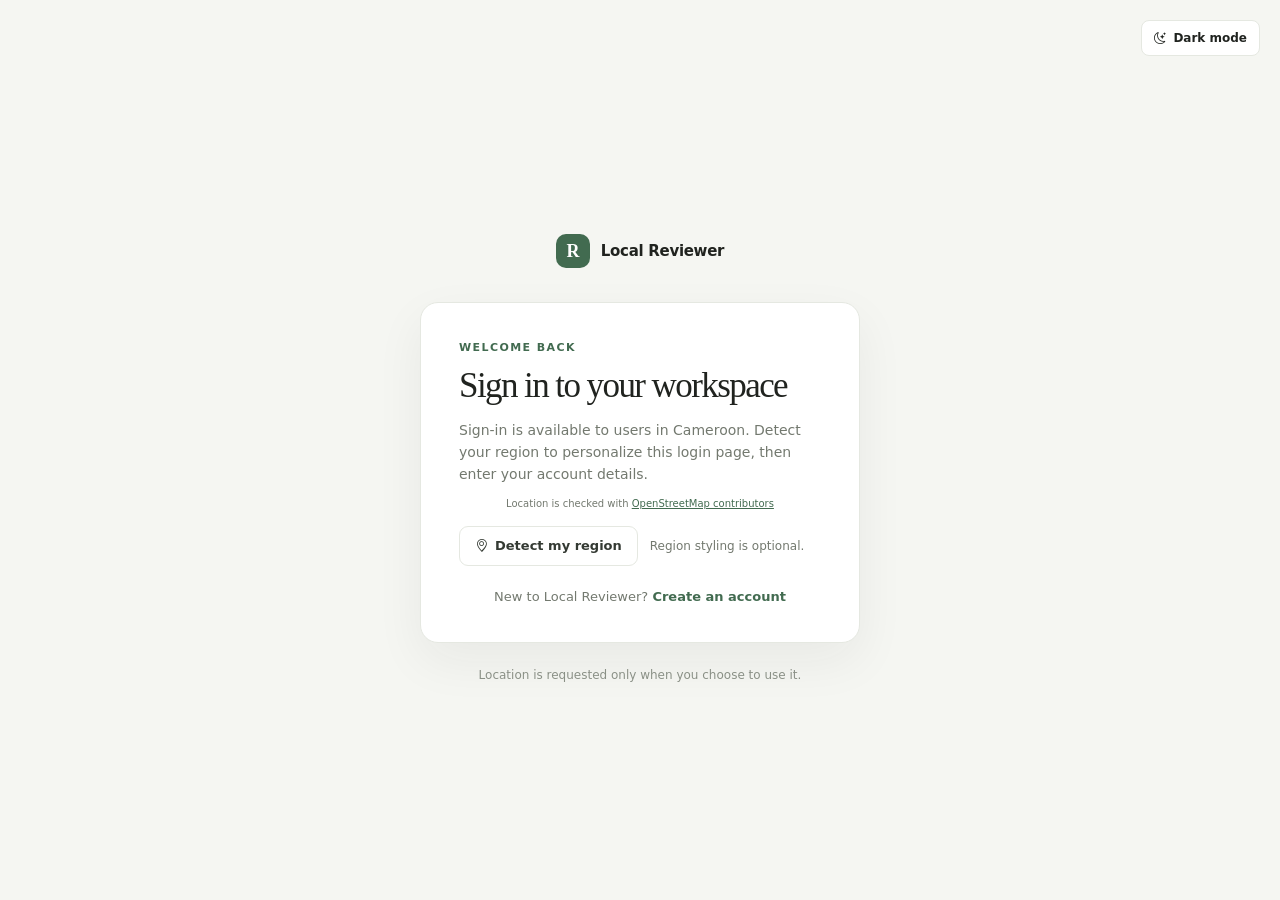
<file: index.html>
<!doctype html>
<html lang="en">
  <head>
    <meta charset="utf-8" />
    <meta name="viewport" content="width=device-width, initial-scale=1" />
    <meta
      name="description"
      content="Sign in to Local Reviewer."
    />
    <title>Sign in · Local Reviewer</title>
    <link rel="preconnect" href="https://cdn.jsdelivr.net" crossorigin />
    <link
      rel="stylesheet"
      href="https://cdn.jsdelivr.net/npm/bootstrap-icons@1.11.3/font/bootstrap-icons.min.css"
    />
    <link rel="stylesheet" href="css/styles.css" />
    <script src="js/preferences.js"></script>
    <script src="js/auth.js" defer></script>
    <script src="js/app.js" defer></script>
  </head>
  <body>
    <main class="login-page">
      <button class="theme-toggle page-theme-toggle" type="button" data-theme-toggle aria-pressed="false">
        <i class="bi bi-moon-stars" aria-hidden="true"></i>
        <span data-theme-label>Dark mode</span>
      </button>
      <a class="brand" href="./index.html" aria-label="Local Reviewer home">
        <span class="brand-mark" aria-hidden="true">R</span>
        <span>Local Reviewer</span>
      </a>

      <section class="login-card" aria-labelledby="login-title">
        <p class="eyebrow" id="region-eyebrow">Welcome back</p>
        <h1 id="login-title">Sign in to your workspace</h1>
        <p class="login-copy">
          Sign-in is available to users in Cameroon. Detect your region to
          personalize this login page, then enter your account details.
        </p>
        <p class="location-attribution auth-location-attribution">
          Location is checked with
          <a href="https://www.openstreetmap.org/copyright" target="_blank" rel="noreferrer">
            OpenStreetMap contributors
          </a>
        </p>

        <div class="region-picker">
          <button class="secondary-button" id="detect-region" type="button">
            <i class="bi bi-geo-alt" aria-hidden="true"></i>
            Detect my region
          </button>
          <span id="region-status" role="status" aria-live="polite">
            Region styling is optional.
          </span>
        </div>

        <div class="manual-region-picker" id="manual-region-picker" hidden>
          <label for="region-preview">Preview a region</label>
          <div class="manual-region-controls">
            <select id="region-preview">
              <option value="">Choose a region</option>
              <option value="adamawa">Adamawa</option>
              <option value="centre">Centre</option>
              <option value="east">East</option>
              <option value="far-north">Far North</option>
              <option value="littoral">Littoral</option>
              <option value="north">North</option>
              <option value="northwest">Northwest</option>
              <option value="west">West</option>
              <option value="south">South</option>
              <option value="southwest">Southwest</option>
            </select>
            <button class="secondary-button" id="preview-region" type="button">
              <i class="bi bi-palette" aria-hidden="true"></i>
              Preview
            </button>
          </div>
          <p class="location-note">
            Preview only. Sign-in still verifies your actual location.
          </p>
        </div>

        <form class="login-form" id="login-form" hidden>
          <label for="email">Email address</label>
          <input
            id="email"
            name="email"
            type="email"
            placeholder="you@example.com"
            autocomplete="email"
            required
          />

          <label for="password">Password</label>
          <div class="password-field">
            <input
              id="password"
              name="password"
              type="password"
              placeholder="Enter your password"
              autocomplete="current-password"
              required
            />
            <button
              class="password-toggle"
              type="button"
              data-password-toggle
              aria-controls="password"
              aria-pressed="false"
            >
              <i class="bi bi-eye" aria-hidden="true"></i>
              <span>Show</span>
            </button>
          </div>

          <div class="form-options">
            <label class="remember-option" for="remember">
              <input id="remember" name="remember" type="checkbox" />
              <span>Remember me</span>
            </label>
          </div>

          <button type="submit">
            <i class="bi bi-box-arrow-in-right" aria-hidden="true"></i>
            Sign in
          </button>
        </form>
        <p
          class="form-message"
          id="form-message"
          role="status"
          aria-live="polite"
        ></p>
        <p class="account-prompt">
          New to Local Reviewer? <a href="register.html">Create an account</a>
        </p>
      </section>

      <p class="page-note">Location is requested only when you choose to use it.</p>
    </main>
  </body>
</html>
</file>
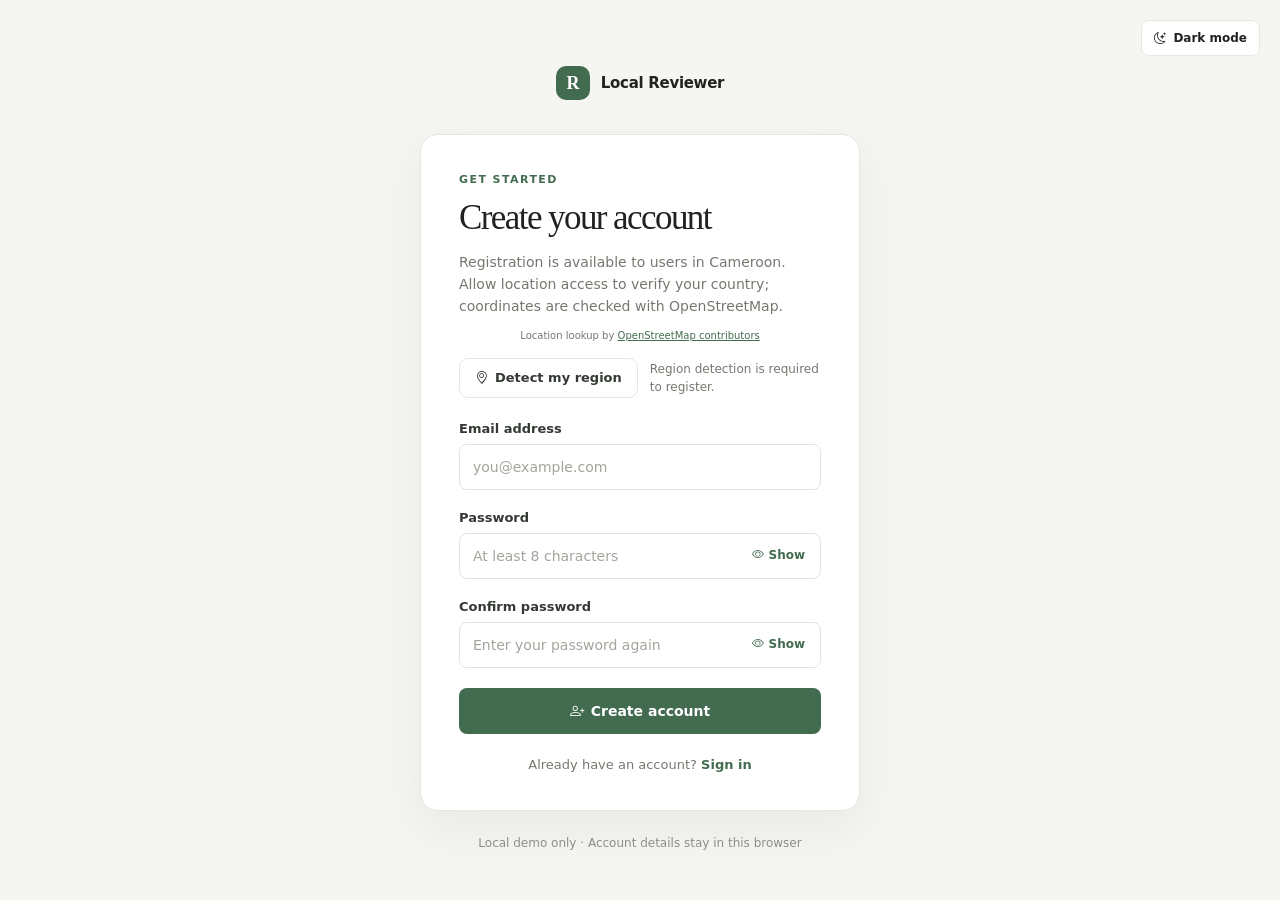
<file: register.html>
<!doctype html>
<html lang="en">
  <head>
    <meta charset="utf-8" />
    <meta name="viewport" content="width=device-width, initial-scale=1" />
    <meta
      name="description"
      content="A Local Reviewer account accessible only to Cameroonians to review and 
      discuss changes that can be implemented on my vibecode and old coded apps."
    />
    <title>Create account · Local Reviewer</title>
    <link rel="preconnect" href="https://cdn.jsdelivr.net" crossorigin />
    <link
      rel="stylesheet"
      href="https://cdn.jsdelivr.net/npm/bootstrap-icons@1.11.3/font/bootstrap-icons.min.css"
    />
    <link rel="stylesheet" href="css/styles.css" />
    <script src="js/preferences.js"></script>
    <script src="js/auth.js" defer></script>
    <script src="js/register.js" defer></script>
  </head>
  <body>
    <main class="login-page">
      <button class="theme-toggle page-theme-toggle" type="button" data-theme-toggle aria-pressed="false">
        <i class="bi bi-moon-stars" aria-hidden="true"></i>
        <span data-theme-label>Dark mode</span>
      </button>
      <a class="brand" href="./index.html" aria-label="Local Reviewer home">
        <span class="brand-mark" aria-hidden="true">R</span>
        <span>Local Reviewer</span>
      </a>

      <section class="login-card" aria-labelledby="register-title">
        <p class="eyebrow">Get started</p>
        <h1 id="register-title">Create your account</h1>
        <p class="login-copy">
          Registration is available to users in Cameroon. Allow location
          access to verify your country; coordinates are checked with
          OpenStreetMap.
        </p>
        <p class="location-attribution auth-location-attribution">
          Location lookup by
          <a href="https://www.openstreetmap.org/copyright" target="_blank" rel="noreferrer">
            OpenStreetMap contributors
          </a>
        </p>
        <div class="region-picker">
          <button class="secondary-button" id="detect-register-region" type="button">
            <i class="bi bi-geo-alt" aria-hidden="true"></i>
            Detect my region
          </button>
          <span id="register-region-status" role="status" aria-live="polite">
            Region detection is required to register.
          </span>
        </div>
        <div class="manual-region-picker" id="manual-register-region-picker" hidden>
          <label for="register-region-preview">Preview a region</label>
          <div class="manual-region-controls">
            <select id="register-region-preview">
              <option value="">Choose a region</option>
              <option value="adamawa">Adamawa</option>
              <option value="centre">Centre</option>
              <option value="east">East</option>
              <option value="far-north">Far North</option>
              <option value="littoral">Littoral</option>
              <option value="north">North</option>
              <option value="northwest">Northwest</option>
              <option value="west">West</option>
              <option value="south">South</option>
              <option value="southwest">Southwest</option>
            </select>
            <button class="secondary-button" id="preview-register-region" type="button">
              <i class="bi bi-palette" aria-hidden="true"></i>
              Preview
            </button>
          </div>
          <p class="location-note">
            Preview only. Registration still verifies your actual location.
          </p>
        </div>

        <form class="login-form" id="register-form">
          <label for="email">Email address</label>
          <input
            id="email"
            name="email"
            type="email"
            placeholder="you@example.com"
            autocomplete="email"
            required
          />

          <label for="password">Password</label>
          <div class="password-field">
            <input
              id="password"
              name="password"
              type="password"
              placeholder="At least 8 characters"
              autocomplete="new-password"
              minlength="8"
              required
            />
            <button
              class="password-toggle"
              type="button"
              data-password-toggle
              aria-controls="password"
              aria-pressed="false"
            >
              <i class="bi bi-eye" aria-hidden="true"></i>
              <span>Show</span>
            </button>
          </div>

          <label for="confirm-password">Confirm password</label>
          <div class="password-field">
            <input
              id="confirm-password"
              name="confirm-password"
              type="password"
              placeholder="Enter your password again"
              autocomplete="new-password"
              minlength="8"
              required
            />
            <button
              class="password-toggle"
              type="button"
              data-password-toggle
              aria-controls="confirm-password"
              aria-pressed="false"
            >
              <i class="bi bi-eye" aria-hidden="true"></i>
              <span>Show</span>
            </button>
          </div>

          <button type="submit">
            <i class="bi bi-person-plus" aria-hidden="true"></i>
            Create account
          </button>
          <p
            class="form-message"
            id="form-message"
            role="status"
            aria-live="polite"
          ></p>
        </form>
        <p class="account-prompt">
          Already have an account? <a href="index.html">Sign in</a>
        </p>
      </section>

      <p class="page-note">
        Local demo only · Account details stay in this browser
      </p>
    </main>
  </body>
</html>
</file>
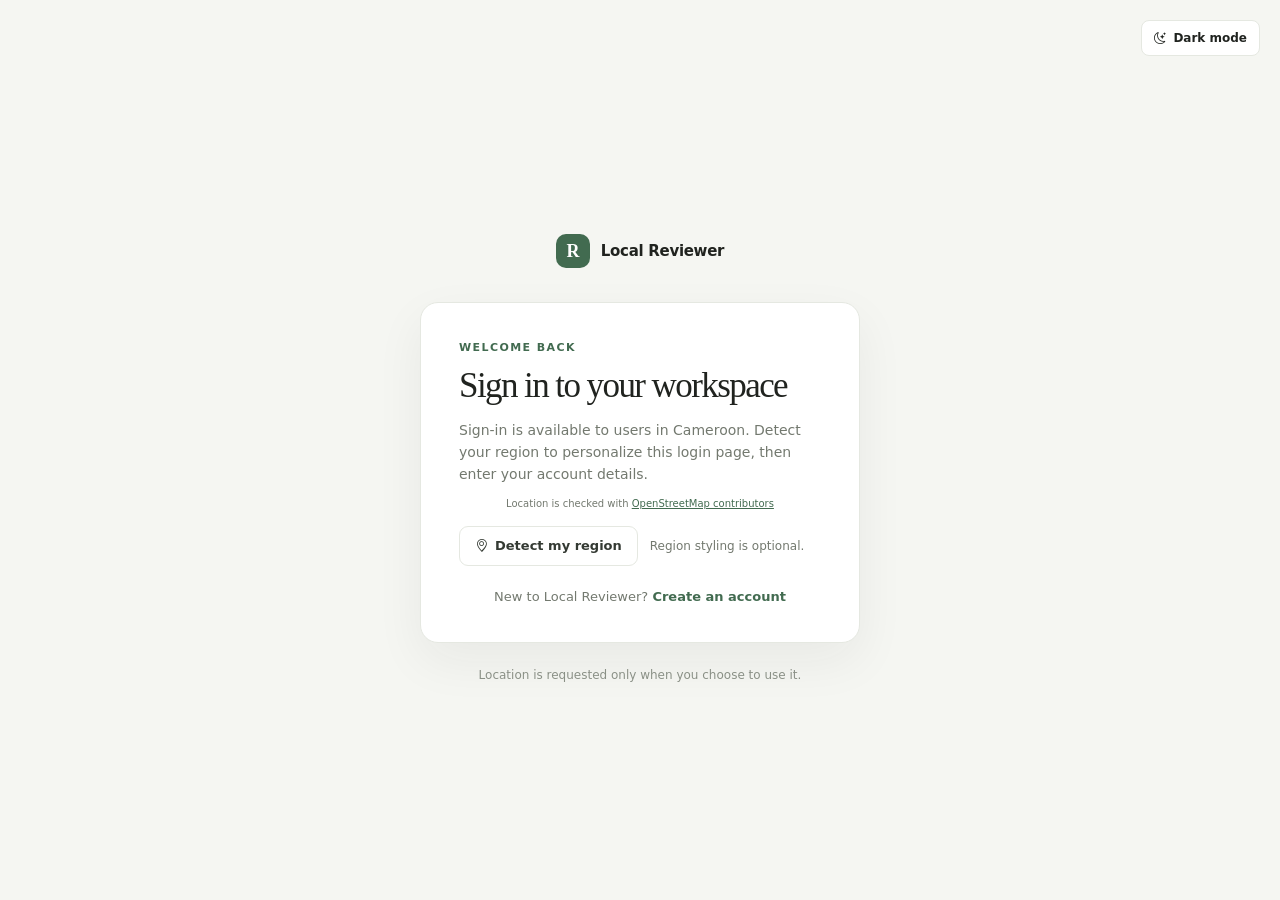
<file: reviewer.html>
<!doctype html>
<html lang="en">
  <head>
    <meta charset="utf-8" />
    <meta name="viewport" content="width=device-width, initial-scale=1" />
    <meta
      name="description"
      content="Your Local Reviewer workspace."
    />
    <title>Reviewer workspace · Local Reviewer</title>
    <link rel="preconnect" href="https://cdn.jsdelivr.net" crossorigin />
    <link
      rel="stylesheet"
      href="https://cdn.jsdelivr.net/npm/bootstrap-icons@1.11.3/font/bootstrap-icons.min.css"
    />
    <link rel="stylesheet" href="css/styles.css" />
    <script src="js/preferences.js"></script>
    <script src="js/auth.js" defer></script>
    <script src="js/reviewer.js" defer></script>
  </head>
  <body>
    <header class="site-header">
      <a class="brand" href="reviewer.html" aria-label="Local Reviewer workspace">
        <span class="brand-mark" aria-hidden="true">R</span>
        <span>Local Reviewer</span>
      </a>
      <div class="account-controls">
        <span class="user-email" id="user-email"></span>
        <button class="theme-toggle" type="button" data-theme-toggle aria-pressed="false">
          <i class="bi bi-moon-stars" aria-hidden="true"></i>
          <span data-theme-label>Dark mode</span>
        </button>
        <button class="sign-out-button" id="sign-out" type="button">
          <i class="bi bi-box-arrow-right" aria-hidden="true"></i>
          Sign out
        </button>
      </div>
    </header>

    <main class="reviewer-workspace">
      <section class="reviewer-intro" aria-labelledby="reviewer-title">
        <p class="eyebrow">Your workspace</p>
        <h1 id="reviewer-title">Ready when you are.</h1>
        <p class="welcome-copy">
          You’re signed in. This is your starting point for local reviews.
        </p>
      </section>

      <div class="reviewer-grid">
        <section class="review-panel" aria-labelledby="review-report-title">
          <div class="panel-header">
            <h2 id="review-report-title">
              <i class="bi bi-chat-square-text" aria-hidden="true"></i>
              Report a problem
            </h2>
          </div>

          <form class="review-form" id="review-form">
            <p class="review-form-intro">
              Tell us what is wrong and what you think should happen instead.
            </p>
            <label for="review-title">Short summary</label>
            <input
              id="review-title"
              name="title"
              type="text"
              maxlength="120"
              placeholder="e.g. The sign-in button does not respond"
              required
            />

            <label for="review-email">Your email</label>
            <input
              id="review-email"
              name="email"
              type="email"
              maxlength="254"
              autocomplete="email"
              required
            />
            <p class="review-form-note">
              Your email address will be included in the report so the team can reply.
            </p>

            <div class="review-form-row">
              <div>
                <label for="review-category">Area</label>
                <select id="review-category" name="category" required>
                  <option value="Bug">Bug</option>
                  <option value="Feature request">Feature request</option>
                  <option value="Design">Design</option>
                  <option value="Content">Content</option>
                  <option value="Accessibility">Accessibility</option>
                  <option value="Other">Other</option>
                </select>
              </div>
              <div>
                <label for="review-priority">Priority</label>
                <select id="review-priority" name="priority" required>
                  <option value="Low">Low</option>
                  <option value="Normal" selected>Normal</option>
                  <option value="High">High</option>
                  <option value="Blocking">Blocking</option>
                </select>
              </div>
            </div>

            <label for="review-problem">What is the problem?</label>
            <textarea
              id="review-problem"
              name="problem"
              rows="4"
              maxlength="1500"
              placeholder="Explain what is happening and who or what is affected."
              required
            ></textarea>

            <label for="review-solution">What should happen instead?</label>
            <textarea
              id="review-solution"
              name="solution"
              rows="3"
              maxlength="1000"
              placeholder="Describe the result or solution you expect."
              required
            ></textarea>

            <label for="review-steps">Steps to reproduce (optional)</label>
            <textarea
              id="review-steps"
              name="steps"
              rows="3"
              maxlength="1000"
              placeholder="1. Open the page…"
            ></textarea>

            <button class="primary-button" id="review-submit" type="submit">
              <i class="bi bi-envelope" aria-hidden="true"></i>
              Prepare email
            </button>
            <p class="review-form-note">
              Your default email app will open with the report addressed to
              songivan54@gmail.com. Press Send there to deliver it.
            </p>
            <p class="review-form-feedback" id="review-form-feedback" role="status" aria-live="polite"></p>
          </form>

        </section>

        <aside class="profile-panel" aria-label="Profile overview">
          <div class="profile-header">
            <div class="avatar" aria-hidden="true">R</div>
            <div>
              <p class="profile-label">Profile</p>
              <h2 id="profile-name">Reviewer</h2>
            </div>
          </div>

          <div class="profile-info">
            <div>
              <span class="meta-label">
                <i class="bi bi-envelope" aria-hidden="true"></i>
                Email
              </span>
              <strong id="profile-email">user@example.com</strong>
            </div>
            <div>
              <span class="meta-label">
                <i class="bi bi-wifi" aria-hidden="true"></i>
                Internet presence
              </span>
              <strong class="connection-status">
                <span class="connection-dot" id="connection-dot" aria-hidden="true"></span>
                <span id="connection-status" role="status" aria-live="polite">Checking…</span>
              </strong>
            </div>
            <div class="location-info">
              <span class="meta-label">
                <i class="bi bi-geo-alt" aria-hidden="true"></i>
                Location
              </span>
              <strong id="profile-location" role="status" aria-live="polite">Not shared</strong>
              <span
                class="location-coordinates"
                id="location-coordinates"
                aria-live="polite"
              ></span>
              <button class="location-button" id="detect-location" type="button">
                <i class="bi bi-geo-alt" aria-hidden="true"></i>
                Detect my location
              </button>
              <span class="location-note">
                Clicking requests your location and sends coordinates to OpenStreetMap
                to find the city and country. This app does not save them.
              </span>
              <span class="location-attribution">
                Location data ©
                <a href="https://www.openstreetmap.org/copyright" target="_blank" rel="noreferrer">
                  <i class="bi bi-box-arrow-up-right" aria-hidden="true"></i>
                  OpenStreetMap contributors
                </a>
              </span>
            </div>
          </div>

          <div class="stat-group">
            <div class="stat-box">
              <span><i class="bi bi-check2-circle" aria-hidden="true"></i> Reviewed</span>
              <strong>18</strong>
            </div>
            <div class="stat-box">
              <span><i class="bi bi-hourglass-split" aria-hidden="true"></i> Pending</span>
              <strong>5</strong>
            </div>
          </div>

          <div class="profile-actions">
            <button type="button" class="secondary-button" id="edit-profile">
              <i class="bi bi-pencil-square" aria-hidden="true"></i>
              Edit profile
            </button>
            <button type="button" class="primary-button" id="view-reports">
              <i class="bi bi-folder2-open" aria-hidden="true"></i>
              View reports
            </button>
          </div>
        </aside>
      </div>
    </main>

    <dialog class="workspace-dialog" id="profile-dialog" aria-labelledby="profile-dialog-title">
      <form class="dialog-form" id="profile-form">
        <div class="dialog-heading">
          <div>
            <p class="eyebrow">Profile settings</p>
            <h2 id="profile-dialog-title">Edit profile</h2>
          </div>
          <button class="dialog-close" type="button" data-close-dialog aria-label="Close">
            <i class="bi bi-x-lg" aria-hidden="true"></i>
          </button>
        </div>
        <label for="display-name">Display name</label>
        <input
          id="display-name"
          name="displayName"
          type="text"
          maxlength="40"
          autocomplete="name"
          required
        />
        <p class="dialog-note">
          Your email is the local account identifier and cannot be changed here.
          This display name is saved only in this browser.
        </p>
        <p class="dialog-feedback" id="profile-feedback" role="status" aria-live="polite"></p>
        <div class="dialog-actions">
          <button class="secondary-button" type="button" data-close-dialog>
            <i class="bi bi-x-circle" aria-hidden="true"></i>
            Cancel
          </button>
          <button class="primary-button" type="submit">
            <i class="bi bi-check2" aria-hidden="true"></i>
            Save profile
          </button>
        </div>
      </form>
    </dialog>

    <dialog class="workspace-dialog reports-dialog" id="reports-dialog" aria-labelledby="reports-dialog-title">
      <section class="dialog-form">
        <div class="dialog-heading">
          <div>
            <p class="eyebrow">Saved in this browser</p>
            <h2 id="reports-dialog-title">Report history</h2>
          </div>
          <button class="dialog-close" type="button" data-close-dialog aria-label="Close">
            <i class="bi bi-x-lg" aria-hidden="true"></i>
          </button>
        </div>
        <p class="dialog-note">
          This list records reports prepared for email. It cannot confirm that you
          pressed Send or that a report was delivered.
        </p>
        <p class="reports-empty" id="reports-empty" hidden>
          No reports have been prepared from this account in this browser yet.
        </p>
        <ol class="report-history" id="report-history"></ol>
        <p class="dialog-feedback" id="reports-feedback" role="status" aria-live="polite"></p>
        <div class="dialog-actions">
          <button class="secondary-button" id="clear-reports" type="button">
            <i class="bi bi-trash3" aria-hidden="true"></i>
            Clear history
          </button>
          <button class="primary-button" type="button" data-close-dialog>
            <i class="bi bi-check2" aria-hidden="true"></i>
            Done
          </button>
        </div>
      </section>
    </dialog>
  </body>
</html>
</file>
<file: css/styles.css>
:root {
  color-scheme: light;
  font-family:
    Inter, ui-sans-serif, system-ui, -apple-system, BlinkMacSystemFont, "Segoe UI",
    sans-serif;
  color: var(--color-text);
  background: var(--color-page);
  font-synthesis: none;
  text-rendering: optimizeLegibility;
  -webkit-font-smoothing: antialiased;
  -moz-osx-font-smoothing: grayscale;

  --color-muted: #73796f;
  --color-accent: #426b50;
  --color-border: #e5e8e1;
  --color-text: #20231f;
  --color-page: #f5f6f2;
  --color-surface: #fff;
  --color-surface-muted: #fafbf9;
  --color-field-border: #dfe3db;
  --color-label: #343a33;
  --color-strong: #1f2520;
  --color-option: #555c53;
  --color-placeholder: #a0a69c;
  --color-soft-background: #f5f6f2;
  --color-button-hover: #35583f;
}

:root[data-theme="dark"] {
  color-scheme: dark;
  --color-text: #e8ebe6;
  --color-page: #171a17;
  --color-surface: #222622;
  --color-surface-muted: #292e29;
  --color-field-border: #414840;
  --color-label: #d6dbd4;
  --color-strong: #edf0eb;
  --color-option: #c1c8bf;
  --color-muted: #abb3a8;
  --color-border: #383f37;
  --color-placeholder: #9aa397;
  --color-soft-background: #2a302a;
  --color-button-hover: #35583f;
}

html,
body {
  background: var(--color-page);
  color: var(--color-text);
}

html[data-theme="dark"] body {
  --color-border: #383f37;
}

* {
  box-sizing: border-box;
}

.bi {
  display: inline-block;
  line-height: 1;
  vertical-align: -0.1em;
}

.panel-header h2 > .bi {
  margin-right: 7px;
}

.location-attribution a .bi {
  margin-right: 3px;
  font-size: 0.9em;
}

.primary-button,
.secondary-button,
.theme-toggle,
.sign-out-button,
.location-button,
.login-form button,
.password-toggle {
  display: inline-flex;
  align-items: center;
  justify-content: center;
  gap: 7px;
}

.password-field > .password-toggle {
  gap: 4px;
}

body {
  min-width: 100%;
  min-height: 100vh;
  margin: 0;
}

body[data-region="adamawa"] {
  --color-accent: #a85f16;
  --color-border: #eddbc6;
}

body[data-region="centre"] {
  --color-accent: #465fa8;
  --color-border: #d7def2;
}

body[data-region="east"] {
  --color-accent: #24786c;
  --color-border: #cde6df;
}

body[data-region="far-north"] {
  --color-accent: #b74632;
  --color-border: #efd5cc;
}

body[data-region="littoral"] {
  --color-accent: #6750a4;
  --color-border: #e0d8f0;
}

body[data-region="north"] {
  --color-accent: #92700d;
  --color-border: #e9e0bd;
}

body[data-region="northwest"] {
  --color-accent: #805095;
  --color-border: #ead9ef;
}

body[data-region="west"] {
  --color-accent: #ae4968;
  --color-border: #f0d7df;
}

body[data-region="south"] {
  --color-accent: #34744c;
  --color-border: #d2e5d7;
}

body[data-region="southwest"] {
  --color-accent: #277493;
  --color-border: #d0e3eb;
}

.login-page {
  display: flex;
  min-height: 100vh;
  flex-direction: column;
  align-items: center;
  justify-content: center;
  padding: 40px 20px 24px;
  animation: fade-in 4000ms cubic-bezier(0.22, 1, 0.36, 1) both;
}

.brand {
  display: inline-flex;
  align-items: center;
  gap: 11px;
  margin-bottom: 34px;
  color: inherit;
  font-size: 15px;
  font-weight: 650;
  letter-spacing: -0.02em;
  text-decoration: none;
}

.brand-mark {
  display: grid;
  width: 34px;
  height: 34px;
  place-items: center;
  border-radius: 10px;
  color: #fff;
  background: var(--color-accent);
  font-family: Georgia, serif;
  font-size: 18px;
}

.theme-toggle {
  min-height: 36px;
  padding: 0 12px;
  border: 1px solid var(--color-border);
  border-radius: 8px;
  color: var(--color-text);
  background: var(--color-surface);
  font: inherit;
  font-size: 12px;
  font-weight: 600;
  cursor: pointer;
}

.theme-toggle:hover {
  background: var(--color-soft-background);
}

.theme-toggle:focus-visible,
.password-toggle:focus-visible {
  outline: 3px solid rgb(66 107 80 / 30%);
  outline-offset: 3px;
}

.page-theme-toggle {
  position: absolute;
  top: 20px;
  right: 20px;
}

.login-card {
  width: min(100%, 440px);
  padding: 38px;
  border: 1px solid var(--color-border);
  border-radius: 18px;
  background: var(--color-surface);
  box-shadow: 0 18px 50px rgb(32 35 31 / 6%);
}

.eyebrow {
  margin: 0 0 12px;
  color: var(--color-accent);
  font-size: 11px;
  font-weight: 700;
  letter-spacing: 0.13em;
  text-transform: uppercase;
}

h1 {
  margin: 0;
  font-family: Georgia, "Times New Roman", serif;
  font-size: clamp(28px, 6vw, 35px);
  font-weight: 400;
  letter-spacing: -0.045em;
  line-height: 1.15;
}

.login-copy {
  margin: 12px 0 30px;
  color: var(--color-muted);
  font-size: 14px;
  line-height: 1.6;
}

.login-form {
  display: flex;
  flex-direction: column;
}

.login-form[hidden] {
  display: none;
}

.login-form:not([hidden]) {
  animation: form-appear 520ms cubic-bezier(0.22, 1, 0.36, 1) both;
  transform-origin: top center;
}

.login-form > label,
.password-label label {
  color: var(--color-label);
  font-size: 13px;
  font-weight: 600;
}

.login-form input[type="email"],
.login-form input[type="password"],
.login-form input[type="text"],
.review-form input,
.review-form select,
.review-form textarea {
  width: 100%;
  min-height: 46px;
  margin: 8px 0 20px;
  padding: 0 13px;
  border: 1px solid var(--color-field-border);
  border-radius: 8px;
  outline: none;
  color: var(--color-text);
  background: var(--color-surface);
  font: inherit;
  font-size: 14px;
  transition:
    border-color 150ms ease,
    box-shadow 150ms ease;
}

.login-form input::placeholder {
  color: var(--color-placeholder);
}

.login-form input[type="email"]:focus,
.login-form input[type="password"]:focus,
.login-form input[type="text"]:focus {
  border-color: var(--color-accent);
  box-shadow: 0 0 0 3px rgb(66 107 80 / 12%);
}

.password-field {
  position: relative;
  display: flex;
  align-items: flex-start;
}

.login-form .password-field input {
  padding-right: 64px;
}

.login-form .password-toggle {
  position: absolute;
  top: 14px;
  right: 9px;
  min-height: 32px;
  padding: 0 7px;
  border: 0;
  color: var(--color-accent);
  background: transparent;
  font-size: 12px;
}

.login-form .password-toggle:hover {
  background: var(--color-soft-background);
}

.password-toggle:focus-visible {
  outline-offset: 0;
}

.password-label {
  display: flex;
  align-items: center;
  justify-content: space-between;
}

.form-options {
  margin: -3px 0 23px;
}

.remember-option {
  display: inline-flex;
  align-items: center;
  gap: 8px;
  color: var(--color-option);
  font-size: 13px;
  cursor: pointer;
}

.remember-option input {
  width: 15px;
  height: 15px;
  margin: 0;
  accent-color: var(--color-accent);
}

.login-form button {
  min-height: 46px;
  border: 0;
  border-radius: 8px;
  color: #fff;
  background: var(--color-accent);
  font: inherit;
  font-size: 14px;
  font-weight: 650;
  cursor: pointer;
  transition: background-color 150ms ease;
}

.login-form button:hover {
  background: var(--color-button-hover);
}

.login-form button:disabled {
  cursor: wait;
  opacity: 0.7;
}

.login-form button:focus-visible,
.brand:focus-visible {
  outline: 3px solid rgb(66 107 80 / 30%);
  outline-offset: 3px;
}

.form-message {
  min-height: 0;
  margin: 0;
  color: #8a4b14;
  font-size: 13px;
  line-height: 1.5;
}

.form-message:not(:empty) {
  margin-top: 16px;
}

.page-note {
  margin: 25px 0 0;
  color: #8a9086;
  font-size: 12px;
  text-align: center;
}

.account-prompt {
  margin: 23px 0 0;
  color: var(--color-muted);
  font-size: 13px;
  text-align: center;
}

.account-prompt a {
  color: var(--color-accent);
  font-weight: 650;
  text-decoration: none;
}

.account-prompt a:hover {
  text-decoration: underline;
}

.site-header {
  display: flex;
  min-height: 76px;
  align-items: center;
  justify-content: space-between;
  padding: 0 clamp(20px, 5vw, 72px);
  border-bottom: 1px solid var(--color-border);
  background: var(--color-surface);
  animation: fade-in 420ms cubic-bezier(0.22, 1, 0.36, 1) both;
}

.site-header .brand {
  margin: 0;
}

.account-controls {
  display: flex;
  align-items: center;
  gap: 18px;
}

.user-email {
  color: var(--color-muted);
  font-size: 13px;
}

.sign-out-button {
  min-height: 36px;
  padding: 0 13px;
  border: 1px solid var(--color-border);
  border-radius: 7px;
  color: var(--color-label);
  background: var(--color-surface);
  font: inherit;
  font-size: 13px;
  font-weight: 600;
  cursor: pointer;
}

.sign-out-button:hover {
  background: var(--color-soft-background);
}

.sign-out-button:focus-visible,
.account-prompt a:focus-visible {
  outline: 3px solid rgb(66 107 80 / 30%);
  outline-offset: 3px;
}

.reviewer-workspace {
  width: min(100% - 48px, 1120px);
  margin: 0 auto;
  padding: clamp(48px, 9vh, 90px) 0;
  animation: reviewer-appear 520ms cubic-bezier(0.22, 1, 0.36, 1) both;
}

.reviewer-intro {
  text-align: center;
  animation: fade-in 480ms cubic-bezier(0.22, 1, 0.36, 1) both;
}

.reviewer-intro h1 {
  font-size: clamp(38px, 7vw, 58px);
}

.reviewer-grid {
  display: grid;
  grid-template-columns: minmax(0, 1.7fr) minmax(280px, 0.9fr);
  gap: 28px;
  margin-top: 42px;
  animation: reviewer-appear 560ms 100ms cubic-bezier(0.22, 1, 0.36, 1) both;
}

.review-panel,
.profile-panel {
  padding: 24px;
  border: 1px solid var(--color-border);
  border-radius: 18px;
  background: var(--color-surface);
  box-shadow: 0 12px 32px rgb(32 35 31 / 5%);
}

.panel-header {
  display: flex;
  align-items: center;
  justify-content: space-between;
  gap: 16px;
  margin-bottom: 18px;
}

.panel-header h2,
.profile-header h2 {
  margin: 0;
  font-size: 1.2rem;
  letter-spacing: -0.03em;
}

.review-form {
  display: flex;
  flex-direction: column;
  gap: 10px;
  margin: 0 0 20px;
  padding: 18px;
  border: 1px solid var(--color-border);
  border-radius: 12px;
  background: var(--color-surface-muted);
  animation: form-appear 320ms cubic-bezier(0.22, 1, 0.36, 1) both;
}

.review-form[hidden] {
  display: none;
}

.review-form label {
  color: var(--color-label);
  font-size: 12px;
  font-weight: 600;
}

.review-form-intro,
.review-form-note,
.review-form-feedback {
  margin: 0 0 5px;
  color: var(--color-muted);
  font-size: 12px;
  line-height: 1.5;
}

.review-form input,
.review-form select,
.review-form textarea {
  min-height: 42px;
  margin: 0 0 5px;
  padding: 10px 11px;
  font: inherit;
  font-size: 13px;
}

.review-form textarea {
  min-height: 78px;
  resize: vertical;
}

.review-form input:focus,
.review-form select:focus,
.review-form textarea:focus {
  border-color: var(--color-accent);
  outline: none;
  box-shadow: 0 0 0 3px rgb(66 107 80 / 12%);
}

.review-form-row {
  display: grid;
  grid-template-columns: repeat(2, minmax(0, 1fr));
  gap: 12px;
}

.review-form-row > div {
  display: flex;
  min-width: 0;
  flex-direction: column;
  gap: 10px;
}

.review-form .primary-button {
  align-self: flex-start;
}

.review-form-note {
  margin-top: 3px;
}

.review-form-feedback:not(:empty) {
  color: var(--color-accent);
}

.review-card {
  display: flex;
  align-items: center;
  justify-content: space-between;
  gap: 16px;
  padding: 18px 16px;
  border: 1px solid var(--color-border);
  border-radius: 14px;
  background: var(--color-surface-muted);
  animation: fade-in 420ms cubic-bezier(0.22, 1, 0.36, 1) both;
}

.review-card:nth-of-type(2) {
  animation-delay: 70ms;
}

.review-card:nth-of-type(3) {
  animation-delay: 140ms;
}

.review-card:nth-of-type(4) {
  animation-delay: 210ms;
}

.review-card + .review-card {
  margin-top: 14px;
}

.review-card.highlighted {
  border-color: rgb(66 107 80 / 35%);
  background: rgb(66 107 80 / 5%);
}

.card-tag {
  margin: 0 0 8px;
  color: var(--color-muted);
  font-size: 11px;
  font-weight: 700;
  letter-spacing: 0.12em;
  text-transform: uppercase;
}

.review-card h3 {
  margin: 0;
  font-size: 1.08rem;
}

.pill {
  display: inline-flex;
  align-items: center;
  justify-content: center;
  min-height: 28px;
  padding: 0 10px;
  border-radius: 999px;
  font-size: 11px;
  font-weight: 700;
}

.pill.success {
  background: rgb(72 138 92 / 12%);
  color: #2d6d45;
}

.pill.warning {
  background: rgb(196 131 41 / 12%);
  color: #976110;
}

.pill.neutral {
  background: var(--color-soft-background);
  color: var(--color-option);
}

.profile-header {
  display: flex;
  align-items: center;
  gap: 14px;
  margin-bottom: 26px;
}

.avatar {
  display: grid;
  width: 52px;
  height: 52px;
  place-items: center;
  border-radius: 16px;
  color: #fff;
  background: linear-gradient(135deg, var(--color-accent), #7ca386);
  font-size: 1.2rem;
  font-weight: 700;
}

.profile-label,
.meta-label {
  color: var(--color-muted);
  font-size: 11px;
  letter-spacing: 0.1em;
  text-transform: uppercase;
}

.profile-info {
  display: grid;
  gap: 16px;
  padding: 18px 0;
  border-top: 1px solid var(--color-border);
  border-bottom: 1px solid var(--color-border);
}

.profile-info strong {
  display: block;
  margin-top: 6px;
  color: var(--color-strong);
  font-size: 0.96rem;
}

.connection-status {
  display: flex;
  align-items: center;
  gap: 8px;
}

.connection-dot {
  width: 8px;
  height: 8px;
  flex: 0 0 auto;
  border-radius: 50%;
  background: #969d94;
}

.connection-dot.is-online {
  background: #4c9b62;
}

.connection-dot.is-offline {
  background: #c45b50;
}

.location-info strong {
  overflow-wrap: anywhere;
  font-size: 0.85rem;
  line-height: 1.5;
}

.location-coordinates {
  display: block;
  margin-top: 4px;
  color: var(--color-muted);
  font-size: 12px;
  font-variant-numeric: tabular-nums;
}

.location-button {
  min-height: 34px;
  margin-top: 12px;
  padding: 0 11px;
  border: 1px solid var(--color-border);
  border-radius: 8px;
  color: var(--color-label);
  background: var(--color-surface);
  font: inherit;
  font-size: 12px;
  font-weight: 600;
  cursor: pointer;
}

.location-button:hover {
  background: var(--color-soft-background);
}

.location-button:disabled {
  cursor: wait;
  opacity: 0.65;
}

.location-button:focus-visible {
  outline: 3px solid rgb(66 107 80 / 30%);
  outline-offset: 3px;
}

.location-note {
  display: block;
  margin-top: 8px;
  color: var(--color-muted);
  font-size: 11px;
  line-height: 1.5;
}

.location-attribution {
  display: block;
  margin-top: 6px;
  color: var(--color-muted);
  font-size: 10px;
}

.location-attribution a {
  color: var(--color-accent);
}

.auth-location-attribution {
  margin: -18px 0 22px;
  text-align: center;
}

.region-picker {
  display: flex;
  align-items: center;
  gap: 12px;
  margin: -5px 0 23px;
}

.region-picker button {
  flex: 0 0 auto;
}

.region-picker span {
  color: var(--color-muted);
  font-size: 12px;
  line-height: 1.5;
}

.region-picker button:disabled {
  cursor: wait;
  opacity: 0.7;
}

.region-picker.is-detecting button::after {
  display: inline-block;
  width: 12px;
  height: 12px;
  margin-left: 9px;
  border: 2px solid currentColor;
  border-right-color: transparent;
  border-radius: 50%;
  content: "";
  vertical-align: -2px;
  animation: spin 700ms linear infinite;
}

.region-picker.is-detecting span {
  animation: status-pulse 1.2s ease-in-out infinite;
}

.region-picker span {
  overflow-wrap: anywhere;
}

.manual-region-picker {
  margin: -7px 0 22px;
  animation: fade-in 300ms ease both;
}

.manual-region-picker[hidden] {
  display: none;
}

.manual-region-picker > label {
  display: block;
  margin-bottom: 8px;
  color: var(--color-label);
  font-size: 12px;
  font-weight: 600;
}

.manual-region-controls {
  display: flex;
  gap: 10px;
}

.manual-region-controls select {
  min-width: 0;
  min-height: 40px;
  flex: 1;
  padding: 0 10px;
  border: 1px solid var(--color-border);
  border-radius: 8px;
  color: var(--color-text);
  background: var(--color-surface);
  font: inherit;
  font-size: 13px;
}

.manual-region-controls select:focus-visible,
.manual-region-controls button:focus-visible {
  outline: 3px solid rgb(66 107 80 / 30%);
  outline-offset: 3px;
}

.manual-region-picker .location-note {
  margin-top: 8px;
}

@keyframes fade-in {
  from {
    opacity: 0;
    transform: translateY(10px);
  }

  to {
    opacity: 1;
    transform: translateY(0);
  }
}

@keyframes form-appear {
  from {
    opacity: 0;
    transform: translateY(14px) scale(0.99);
  }

  to {
    opacity: 1;
    transform: translateY(0) scale(1);
  }
}

@keyframes reviewer-appear {
  from {
    opacity: 0;
    transform: translateY(18px);
  }

  to {
    opacity: 1;
    transform: translateY(0);
  }
}

@keyframes spin {
  to {
    transform: rotate(360deg);
  }
}

@keyframes status-pulse {
  50% {
    opacity: 0.55;
  }
}

@media (prefers-reduced-motion: reduce) {
  *,
  *::before,
  *::after {
    animation-duration: 0.01ms !important;
    animation-iteration-count: 1 !important;
    animation-delay: 0ms !important;
    scroll-behavior: auto !important;
  }
}

.stat-group {
  display: grid;
  grid-template-columns: repeat(2, minmax(0, 1fr));
  gap: 12px;
  margin: 22px 0;
}

.stat-box {
  padding: 16px 14px;
  border: 1px solid var(--color-border);
  border-radius: 12px;
  background: var(--color-surface-muted);
}

.stat-box span {
  display: block;
  color: var(--color-muted);
  font-size: 11px;
  letter-spacing: 0.08em;
  text-transform: uppercase;
}

.stat-box strong {
  display: block;
  margin-top: 10px;
  font-size: 1.5rem;
}

.profile-actions {
  display: flex;
  flex-wrap: wrap;
  gap: 12px;
}

.workspace-dialog {
  width: min(100% - 32px, 520px);
  max-height: min(85vh, 720px);
  padding: 0;
  overflow: auto;
  border: 1px solid var(--color-border);
  border-radius: 16px;
  color: var(--color-text);
  background: var(--color-surface);
  box-shadow: 0 24px 70px rgb(0 0 0 / 24%);
}

.workspace-dialog::backdrop {
  background: rgb(10 14 10 / 55%);
  backdrop-filter: blur(3px);
}

.dialog-form {
  display: flex;
  flex-direction: column;
  gap: 12px;
  padding: 24px;
}

.dialog-heading {
  display: flex;
  align-items: flex-start;
  justify-content: space-between;
  gap: 18px;
  margin-bottom: 4px;
}

.dialog-heading .eyebrow {
  margin-bottom: 7px;
}

.dialog-heading h2 {
  margin: 0;
  font-family: Georgia, "Times New Roman", serif;
  font-size: 1.6rem;
  font-weight: 400;
}

.dialog-close {
  display: grid;
  width: 36px;
  height: 36px;
  flex: 0 0 auto;
  place-items: center;
  border: 1px solid var(--color-border);
  border-radius: 9px;
  color: var(--color-text);
  background: var(--color-surface);
  font: inherit;
  font-size: 22px;
  cursor: pointer;
}

.dialog-close .bi {
  font-size: 16px;
}

.dialog-close:hover {
  background: var(--color-soft-background);
}

.dialog-form > label {
  color: var(--color-label);
  font-size: 13px;
  font-weight: 600;
}

.dialog-form input {
  min-height: 44px;
  padding: 0 12px;
  border: 1px solid var(--color-field-border);
  border-radius: 8px;
  color: var(--color-text);
  background: var(--color-surface);
  font: inherit;
  font-size: 14px;
}

.dialog-form input:focus-visible {
  border-color: var(--color-accent);
  outline: 3px solid rgb(66 107 80 / 14%);
}

.dialog-note,
.dialog-feedback {
  margin: 0;
  color: var(--color-muted);
  font-size: 12px;
  line-height: 1.55;
}

.dialog-feedback:not(:empty) {
  color: #a74737;
}

.dialog-actions {
  display: flex;
  justify-content: flex-end;
  gap: 10px;
  margin-top: 8px;
}

.dialog-actions button:focus-visible,
.dialog-close:focus-visible {
  outline: 3px solid rgb(66 107 80 / 30%);
  outline-offset: 3px;
}

.reports-dialog {
  width: min(100% - 32px, 680px);
}

.report-history {
  display: grid;
  gap: 12px;
  max-height: 45vh;
  margin: 0;
  padding: 0;
  overflow: auto;
  list-style: none;
}

.report-history li {
  padding: 14px;
  border: 1px solid var(--color-border);
  border-radius: 11px;
  background: var(--color-surface-muted);
}

.report-history-heading {
  display: flex;
  justify-content: space-between;
  gap: 12px;
}

.report-history h3 {
  margin: 0;
  overflow-wrap: anywhere;
  font-size: 14px;
}

.report-history p {
  margin: 7px 0;
  color: var(--color-muted);
  font-size: 12px;
}

.report-history-status {
  color: var(--color-accent);
  font-size: 11px;
  font-weight: 650;
}

.report-history details {
  margin-top: 10px;
  border-top: 1px solid var(--color-border);
  padding-top: 9px;
}

.report-history summary {
  color: var(--color-accent);
  font-size: 12px;
  font-weight: 650;
  cursor: pointer;
}

.report-history dl {
  display: grid;
  gap: 5px 12px;
  grid-template-columns: minmax(100px, 0.35fr) minmax(0, 1fr);
  margin: 12px 0 0;
  font-size: 12px;
  line-height: 1.5;
}

.report-history dt {
  color: var(--color-muted);
  font-weight: 600;
}

.report-history dd {
  min-width: 0;
  margin: 0;
  overflow-wrap: anywhere;
  white-space: pre-wrap;
}

.reports-empty {
  margin: 8px 0;
  padding: 20px;
  border: 1px dashed var(--color-border);
  border-radius: 10px;
  color: var(--color-muted);
  font-size: 13px;
  text-align: center;
}

.dialog-actions button:disabled {
  cursor: not-allowed;
  opacity: 0.55;
}

.primary-button,
.secondary-button {
  min-height: 40px;
  padding: 0 15px;
  border-radius: 9px;
  border: 1px solid var(--color-border);
  font: inherit;
  font-size: 13px;
  font-weight: 600;
  cursor: pointer;
}

.primary-button {
  color: #fff;
  background: var(--color-accent);
  border-color: var(--color-accent);
}

.secondary-button {
  background: var(--color-surface);
  color: var(--color-label);
}

.primary-button:hover {
  background: var(--color-button-hover);
}

.secondary-button:hover {
  background: var(--color-soft-background);
}

@media (max-width: 760px) {
  .reviewer-grid {
    grid-template-columns: 1fr;
  }
}

@media (max-width: 480px) {
  .login-page {
    justify-content: flex-start;
    padding-top: max(52px, 10vh);
  }

  .brand {
    margin-bottom: 28px;
  }

  .login-card {
    padding: 30px 24px;
  }

  .site-header {
    flex-wrap: wrap;
    min-height: 66px;
    gap: 10px;
    padding: 12px 16px;
  }

  .account-controls {
    width: 100%;
    justify-content: flex-end;
    gap: 8px;
  }

  .user-email {
    max-width: min(120px, 35vw);
    overflow: hidden;
    font-size: 11px;
    text-overflow: ellipsis;
    white-space: nowrap;
  }

  .sign-out-button {
    min-height: 34px;
    padding-inline: 9px;
    font-size: 12px;
  }

  .theme-toggle {
    min-height: 34px;
    padding-inline: 9px;
  }

  .page-theme-toggle {
    top: 14px;
    right: 14px;
  }

  .reviewer-workspace {
    width: min(100% - 36px, 960px);
  }

  .review-panel,
  .profile-panel {
    padding: 18px;
  }

  .review-form-row {
    grid-template-columns: 1fr;
  }
}
</file>
